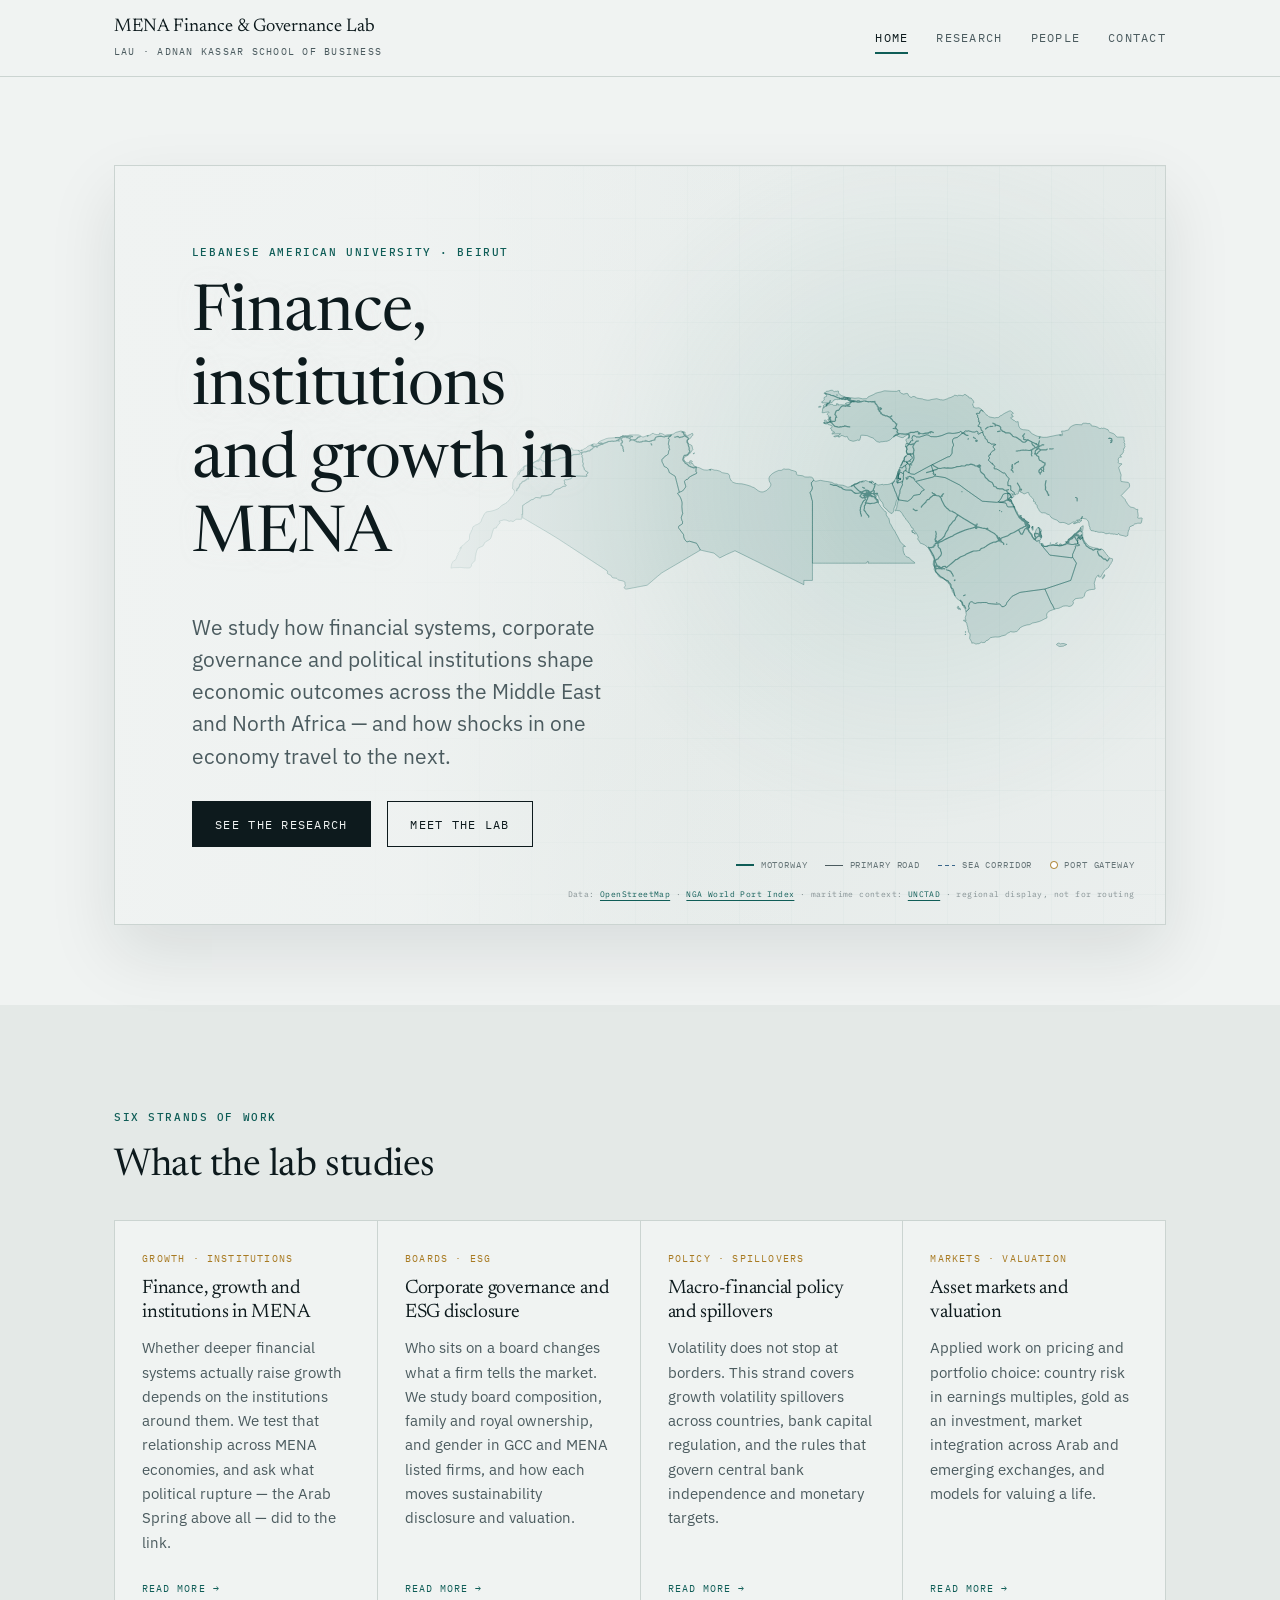
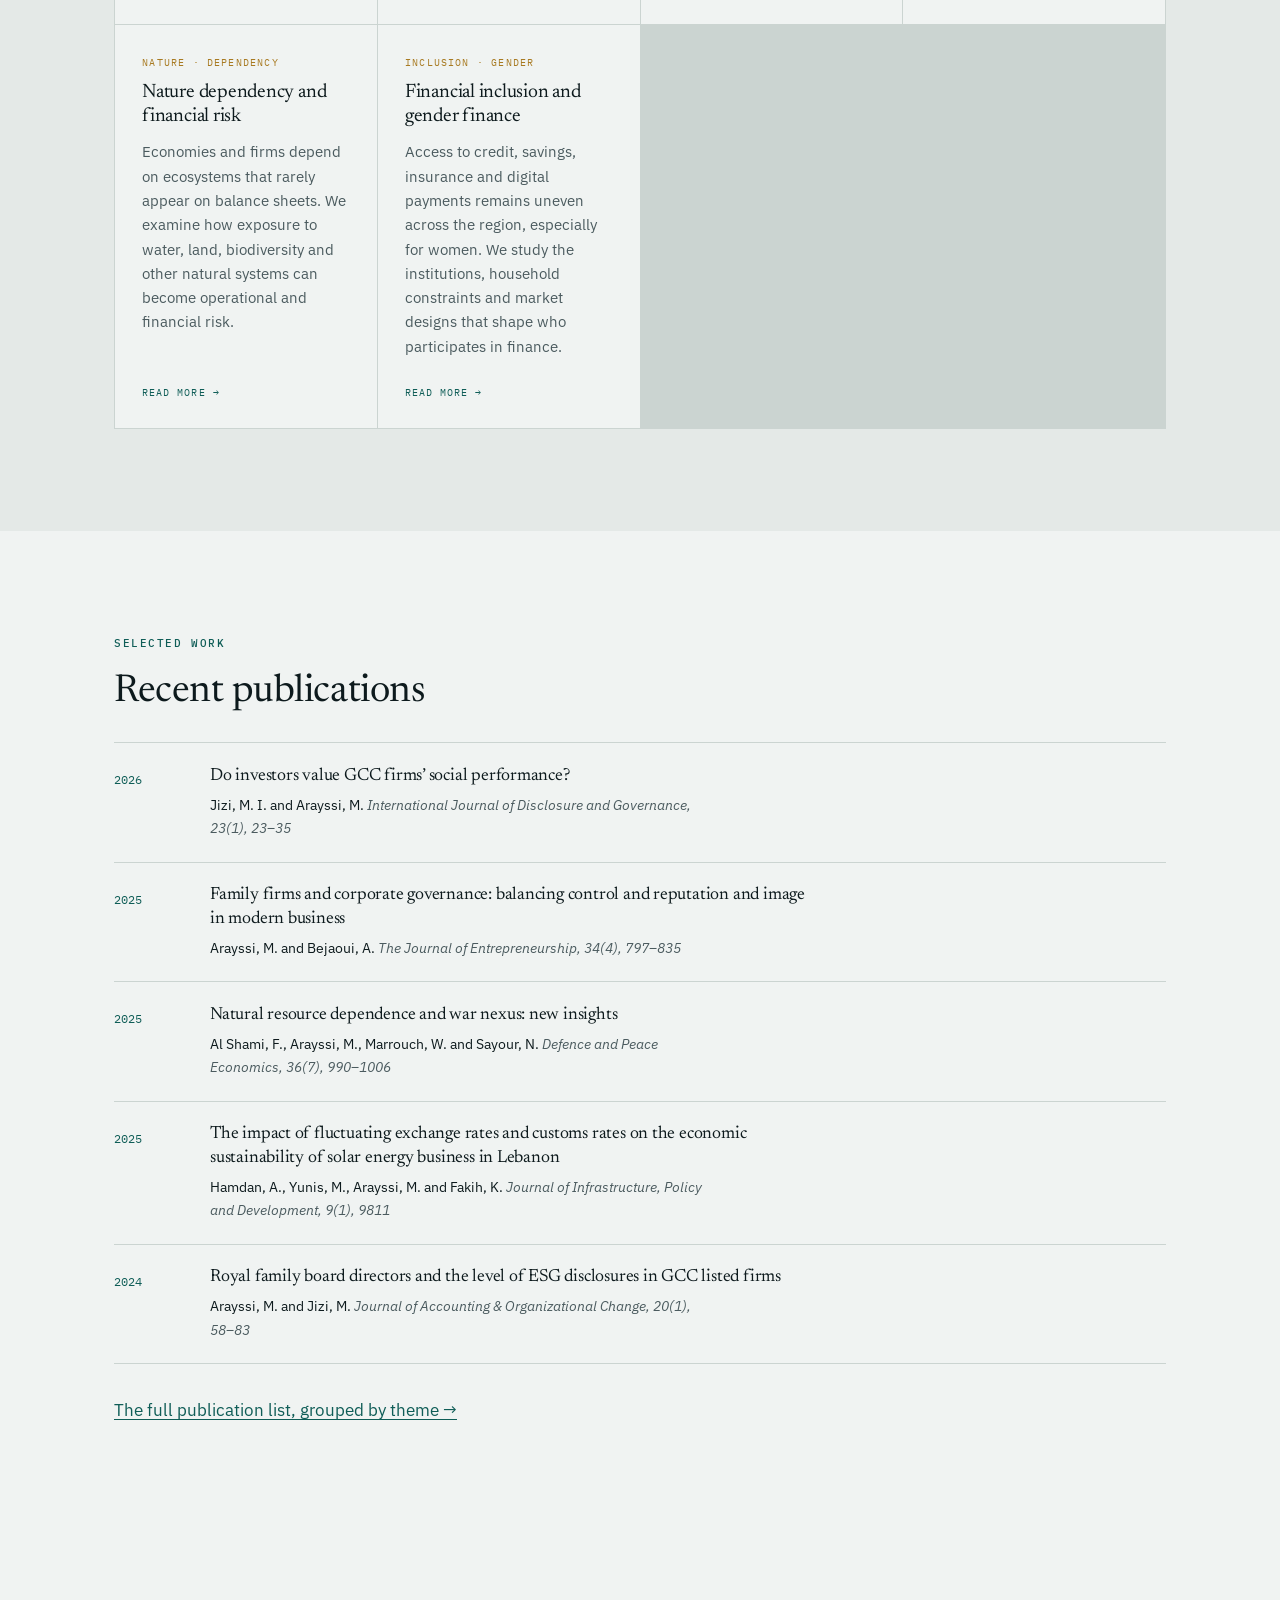
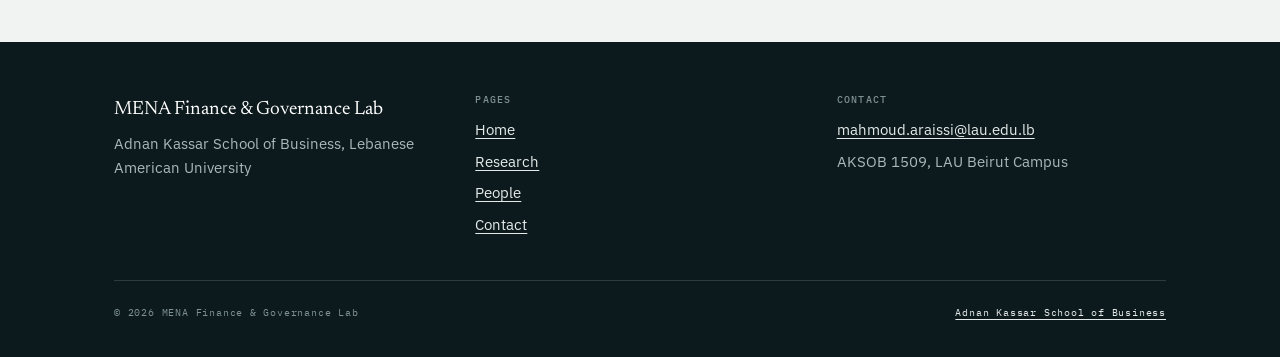
<file: index.html>
<!DOCTYPE html>
<html lang="en">
<head>
<meta charset="utf-8">
<meta name="viewport" content="width=device-width, initial-scale=1">
<title>MENA Finance &amp; Governance Lab — LAU</title>
<meta name="description" content="A research lab at the Adnan Kassar School of Business, Lebanese American University, studying financial development, corporate governance and growth across the Middle East and North Africa.">

<link rel="preconnect" href="https://fonts.googleapis.com">
<link rel="preconnect" href="https://fonts.gstatic.com" crossorigin>
<link href="https://fonts.googleapis.com/css2?family=IBM+Plex+Mono:wght@400;500&family=IBM+Plex+Sans:wght@400;500;600&family=Newsreader:opsz,wght@6..72,300;6..72,400;6..72,500&display=swap" rel="stylesheet">
  <link rel="stylesheet" href="assets/css/style.css?v=mena-logistics11">
</head>
<body>

<a class="skip" href="#main">Skip to content</a>

<div data-component="header"></div>

<main id="main">

  <!-- Hero -->
  <section class="hero">
    <div class="wrap">
      <div class="hero__card">
        <div class="mena-map" data-mena-map>
          <svg
            class="mena-map__svg"
            viewBox="0 0 1000 580"
            preserveAspectRatio="xMidYMid meet"
            role="group"
            aria-label="Interactive map of major roads, port gateways and maritime supply corridors across MENA"
          >
            <defs>
              <filter id="road-glow" x="-30%" y="-30%" width="160%" height="160%">
                <feGaussianBlur stdDeviation="1.8" result="blur"></feGaussianBlur>
                <feMerge>
                  <feMergeNode in="blur"></feMergeNode>
                  <feMergeNode in="SourceGraphic"></feMergeNode>
                </feMerge>
              </filter>
              <radialGradient id="road-reveal-gradient">
                <stop offset="0" stop-color="white"></stop>
                <stop offset="0.52" stop-color="white"></stop>
                <stop offset="0.78" stop-color="white" stop-opacity="0.76"></stop>
                <stop offset="1" stop-color="black"></stop>
              </radialGradient>
              <mask id="road-reveal-mask" maskUnits="userSpaceOnUse" x="0" y="0" width="1000" height="580">
                <rect width="1000" height="580" fill="black"></rect>
                <g data-road-reveal-mask></g>
              </mask>
            </defs>
            <g data-map-countries></g>
            <g data-map-roads aria-hidden="true"></g>
            <g data-map-maritime aria-hidden="true"></g>
            <g data-map-ports></g>
          </svg>

          <div class="mena-map__legend" aria-hidden="true">
            <span><i class="map-key map-key--motorway"></i>Motorway</span>
            <span><i class="map-key map-key--primary"></i>Primary road</span>
            <span><i class="map-key map-key--maritime"></i>Sea corridor</span>
            <span><i class="map-key map-key--port"></i>Port gateway</span>
          </div>

          <div class="mena-map__source">
            Data: <a href="https://www.openstreetmap.org/copyright" rel="noopener">OpenStreetMap</a>
            · <a href="https://msi.nga.mil/Publications/WPI" rel="noopener">NGA World Port Index</a>
            · maritime context: <a href="https://unctadstat.unctad.org/insights/theme/111" rel="noopener">UNCTAD</a>
            · regional display, not for routing
          </div>
        </div>

        <div class="hero__copy">
          <span class="eyebrow">Lebanese American University · Beirut</span>
          <h1>Finance, institutions and growth in MENA</h1>
        <p class="lede">
          We study how financial systems, corporate governance and political institutions
          shape economic outcomes across the Middle East and North Africa — and how
          shocks in one economy travel to the next.
        </p>
        <div class="hero__actions">
            <a class="btn btn--solid" href="research.html">See the research</a>
            <a class="btn" href="people.html">Meet the lab</a>
          </div>
        </div>
      </div>
    </div>
  </section>

  <!-- Research themes -->
  <section class="section section--sunk">
    <div class="wrap">
      <span class="eyebrow">Six strands of work</span>
      <h2 style="margin-bottom:2rem">What the lab studies</h2>
      <div class="themes" data-themes></div>
    </div>
  </section>

  <!-- Selected work -->
  <section class="section">
    <div class="wrap">
      <span class="eyebrow">Selected work</span>
      <h2 style="margin-bottom:1.75rem">Recent publications</h2>
      <ul class="pubs" data-featured></ul>
      <p style="margin-top:2rem">
        <a href="research.html">The full publication list, grouped by theme &rarr;</a>
      </p>
    </div>
  </section>

</main>

<div data-component="footer"></div>

<script src="assets/data/site.js?v=7"></script>
<script src="assets/data/research.js?v=8"></script>
<script src="assets/js/components.js?v=2"></script>
<script src="assets/js/main.js?v=31"></script>
</body>
</html>
</file>
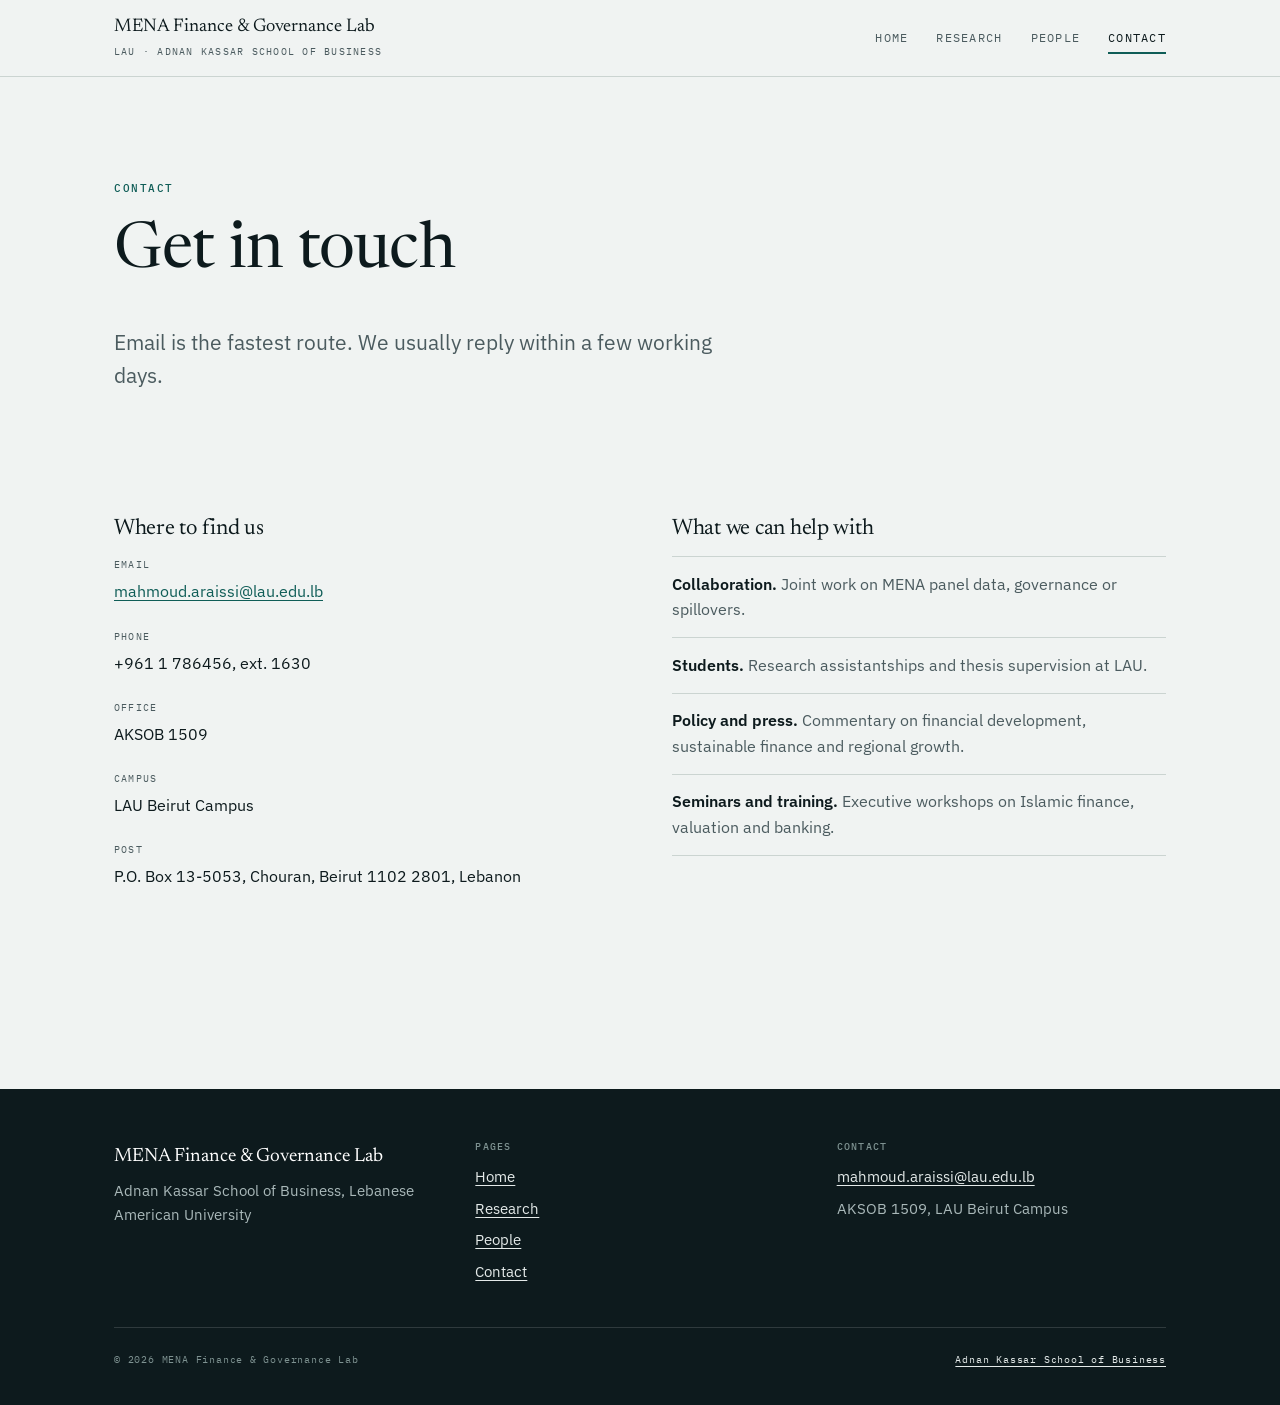
<file: contact.html>
<!DOCTYPE html>
<html lang="en">
<head>
<meta charset="utf-8">
<meta name="viewport" content="width=device-width, initial-scale=1">
<title>Contact — MENA Finance &amp; Governance Lab</title>
<meta name="description" content="Contact the MENA Finance and Governance Lab at LAU Beirut.">

<link rel="preconnect" href="https://fonts.googleapis.com">
<link rel="preconnect" href="https://fonts.gstatic.com" crossorigin>
<link href="https://fonts.googleapis.com/css2?family=IBM+Plex+Mono:wght@400;500&family=IBM+Plex+Sans:wght@400;500;600&family=Newsreader:opsz,wght@6..72,300;6..72,400;6..72,500&display=swap" rel="stylesheet">
<link rel="stylesheet" href="assets/css/style.css?v=look1-return">
</head>
<body>

<a class="skip" href="#main">Skip to content</a>

<div data-component="header"></div>

<main id="main">

  <section class="section">
    <div class="wrap">
      <span class="eyebrow">Contact</span>
      <h1 style="max-width:15ch">Get in touch</h1>
      <p class="lede" style="max-width:50ch">
        Email is the fastest route. We usually reply within a few working days.
      </p>
    </div>
  </section>

  <section class="section">
    <div class="wrap contact-grid">

      <div>
        <h2 style="font-size:1.4rem">Where to find us</h2>
        <dl class="dl" data-contact></dl>
      </div>

      <div>
        <h2 style="font-size:1.4rem">What we can help with</h2>
        <ul class="enquiries">
          <li><strong>Collaboration.</strong> Joint work on MENA panel data, governance or spillovers.</li>
          <li><strong>Students.</strong> Research assistantships and thesis supervision at LAU.</li>
          <li><strong>Policy and press.</strong> Commentary on financial development, sustainable finance and regional growth.</li>
          <li><strong>Seminars and training.</strong> Executive workshops on Islamic finance, valuation and banking.</li>
        </ul>
      </div>

    </div>
  </section>

</main>

<div data-component="footer"></div>

<script src="assets/data/site.js"></script>
<script src="assets/js/components.js?v=2"></script>
<script src="assets/js/main.js?v=31"></script>
</body>
</html>
</file>
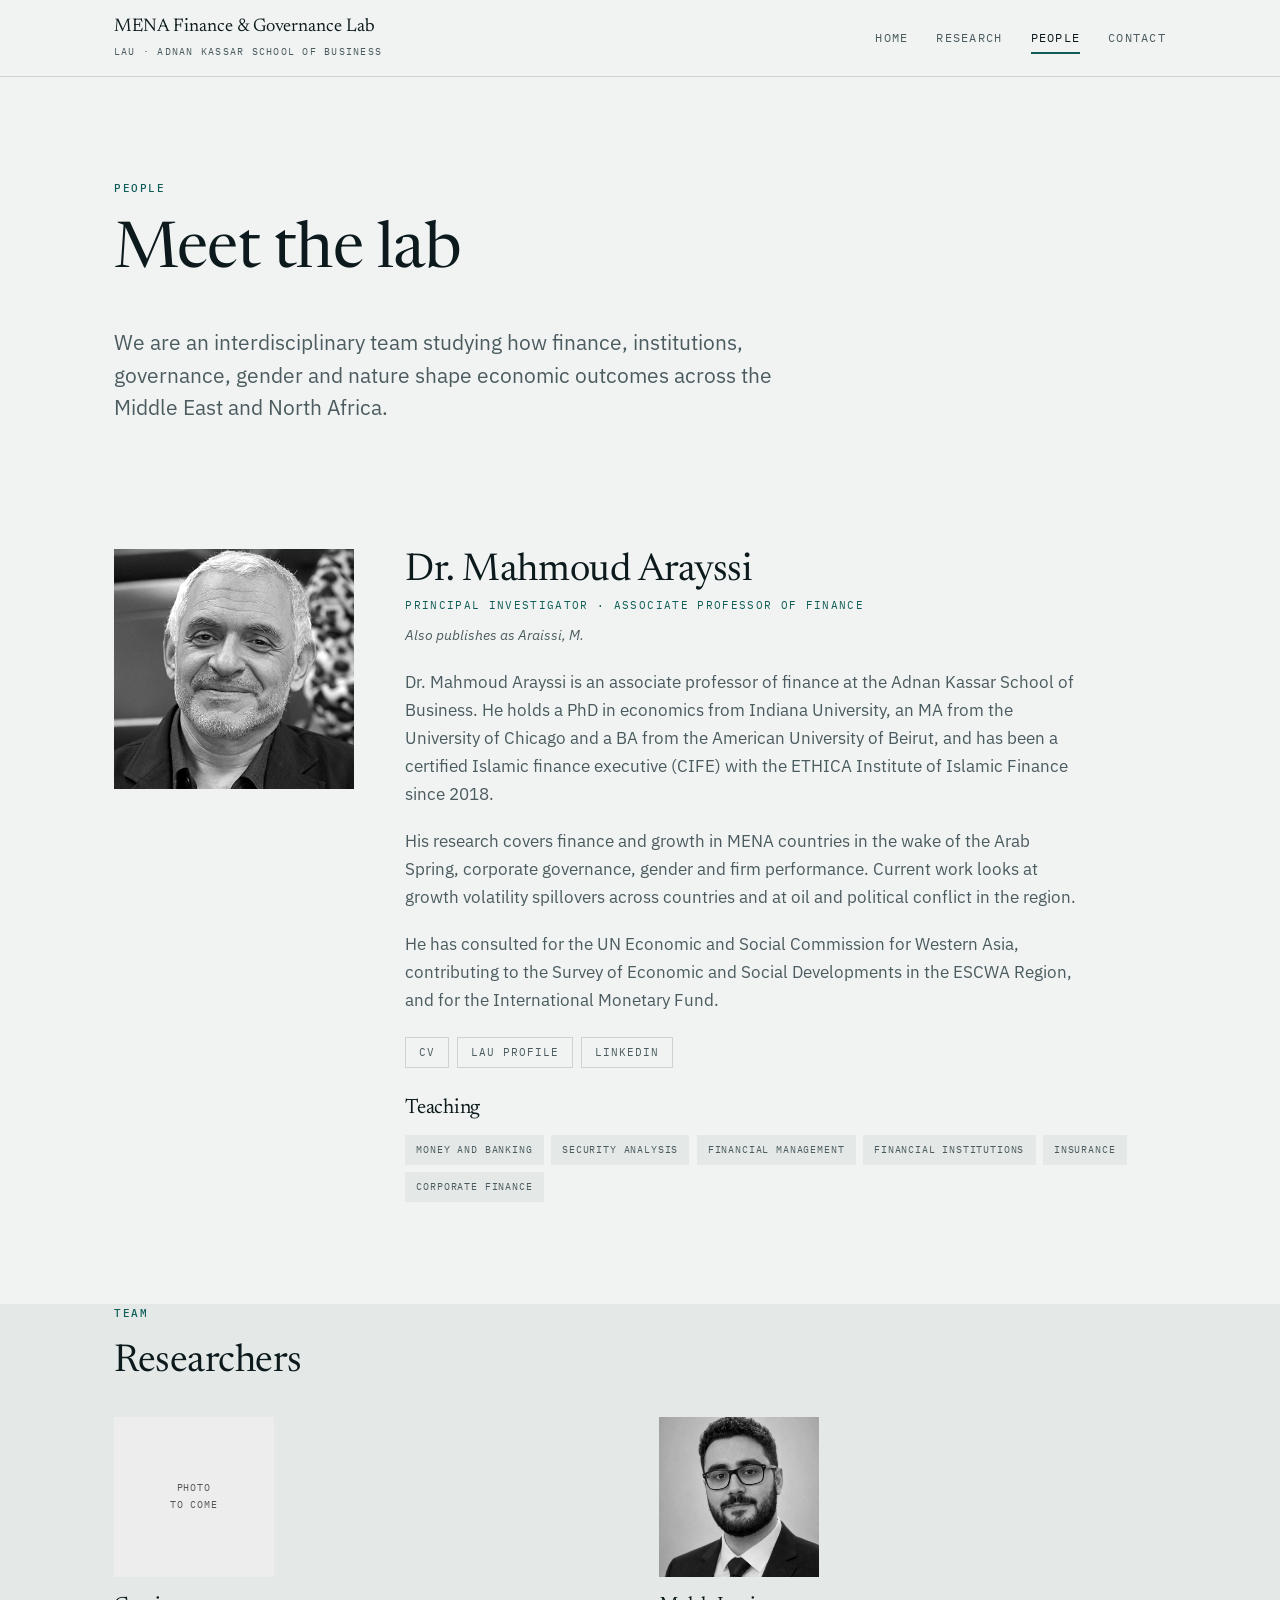
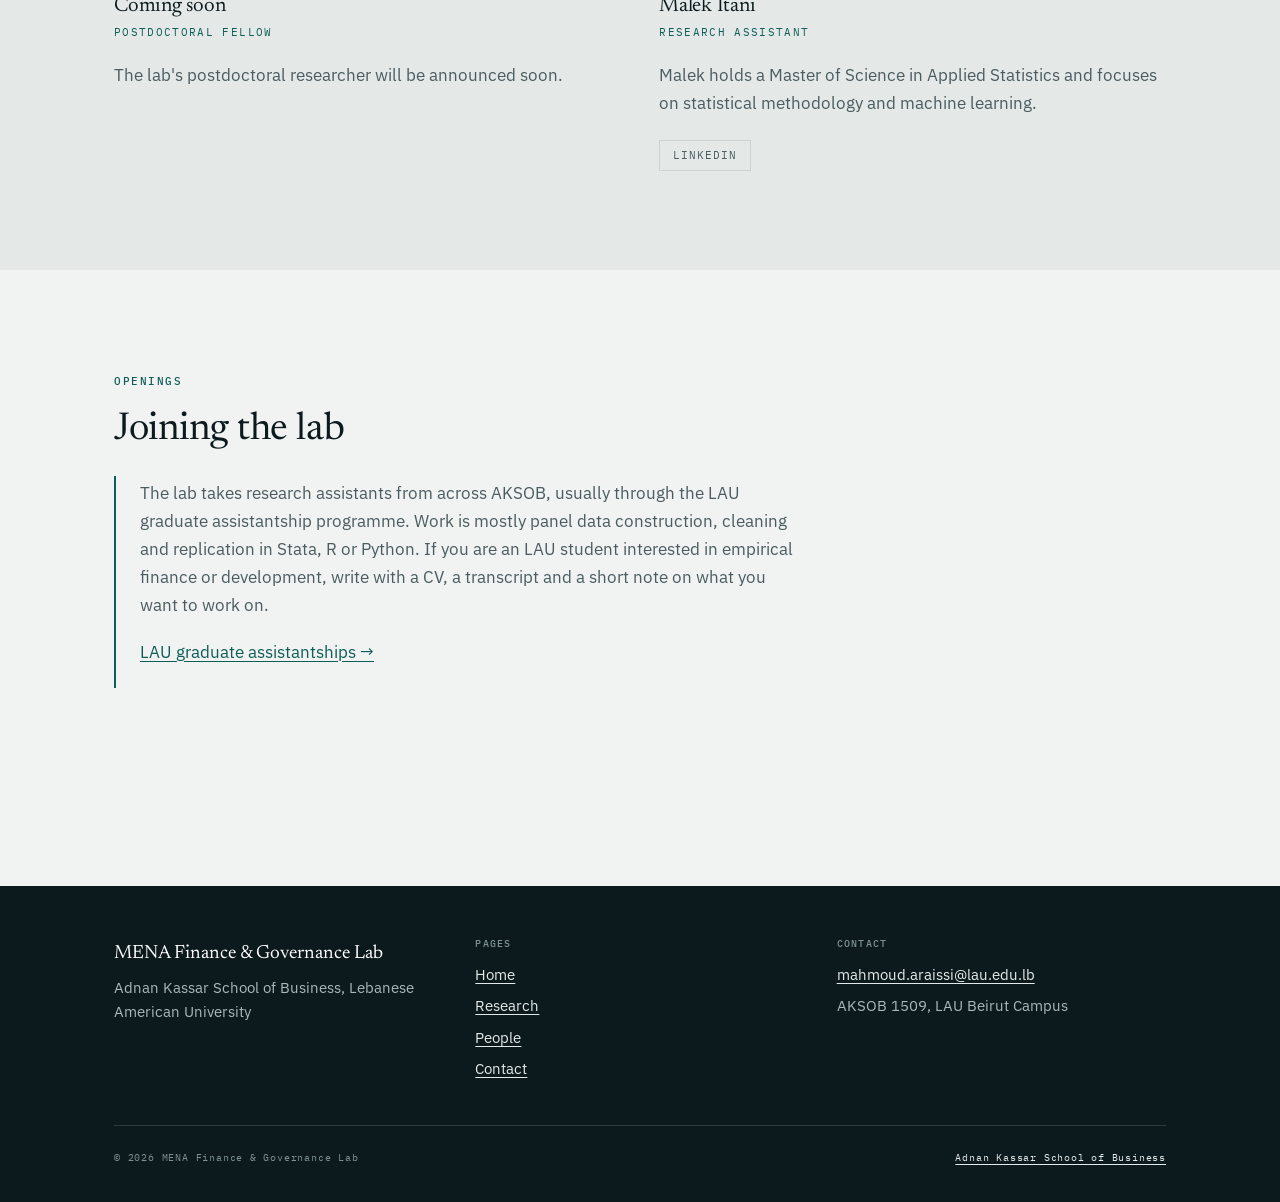
<file: people.html>
<!DOCTYPE html>
<html lang="en">
<head>
<meta charset="utf-8">
<meta name="viewport" content="width=device-width, initial-scale=1">
<title>People — MENA Finance &amp; Governance Lab</title>
<meta name="description" content="The people behind the MENA Finance and Governance Lab at LAU's Adnan Kassar School of Business.">

<link rel="preconnect" href="https://fonts.googleapis.com">
<link rel="preconnect" href="https://fonts.gstatic.com" crossorigin>
<link href="https://fonts.googleapis.com/css2?family=IBM+Plex+Mono:wght@400;500&family=IBM+Plex+Sans:wght@400;500;600&family=Newsreader:opsz,wght@6..72,300;6..72,400;6..72,500&display=swap" rel="stylesheet">
<link rel="stylesheet" href="assets/css/style.css?v=look1-return">
</head>
<body>

<a class="skip" href="#main">Skip to content</a>

<div data-component="header"></div>

<main id="main">

  <section class="section">
    <div class="wrap">
      <span class="eyebrow">People</span>
      <h1 style="max-width:16ch">Meet the lab</h1>
      <p class="lede" style="max-width:52ch">
        We are an interdisciplinary team studying how finance, institutions,
        governance, gender and nature shape economic outcomes across the Middle
        East and North Africa.
      </p>
    </div>
  </section>

  <section class="section">
    <div class="wrap pi" data-pi></div>
  </section>

  <section class="section section--sunk">
    <div class="wrap">
      <span class="eyebrow">Team</span>
      <h2 style="margin-bottom:2rem">Researchers</h2>
      <div class="team" data-team></div>
    </div>
  </section>

  <section class="section">
    <div class="wrap" data-joining></div>
  </section>

</main>

<div data-component="footer"></div>

<script src="assets/data/site.js"></script>
<script src="assets/data/people.js?v=pi5"></script>
<script src="assets/js/components.js?v=2"></script>
<script src="assets/js/main.js?v=31"></script>
</body>
</html>
</file>
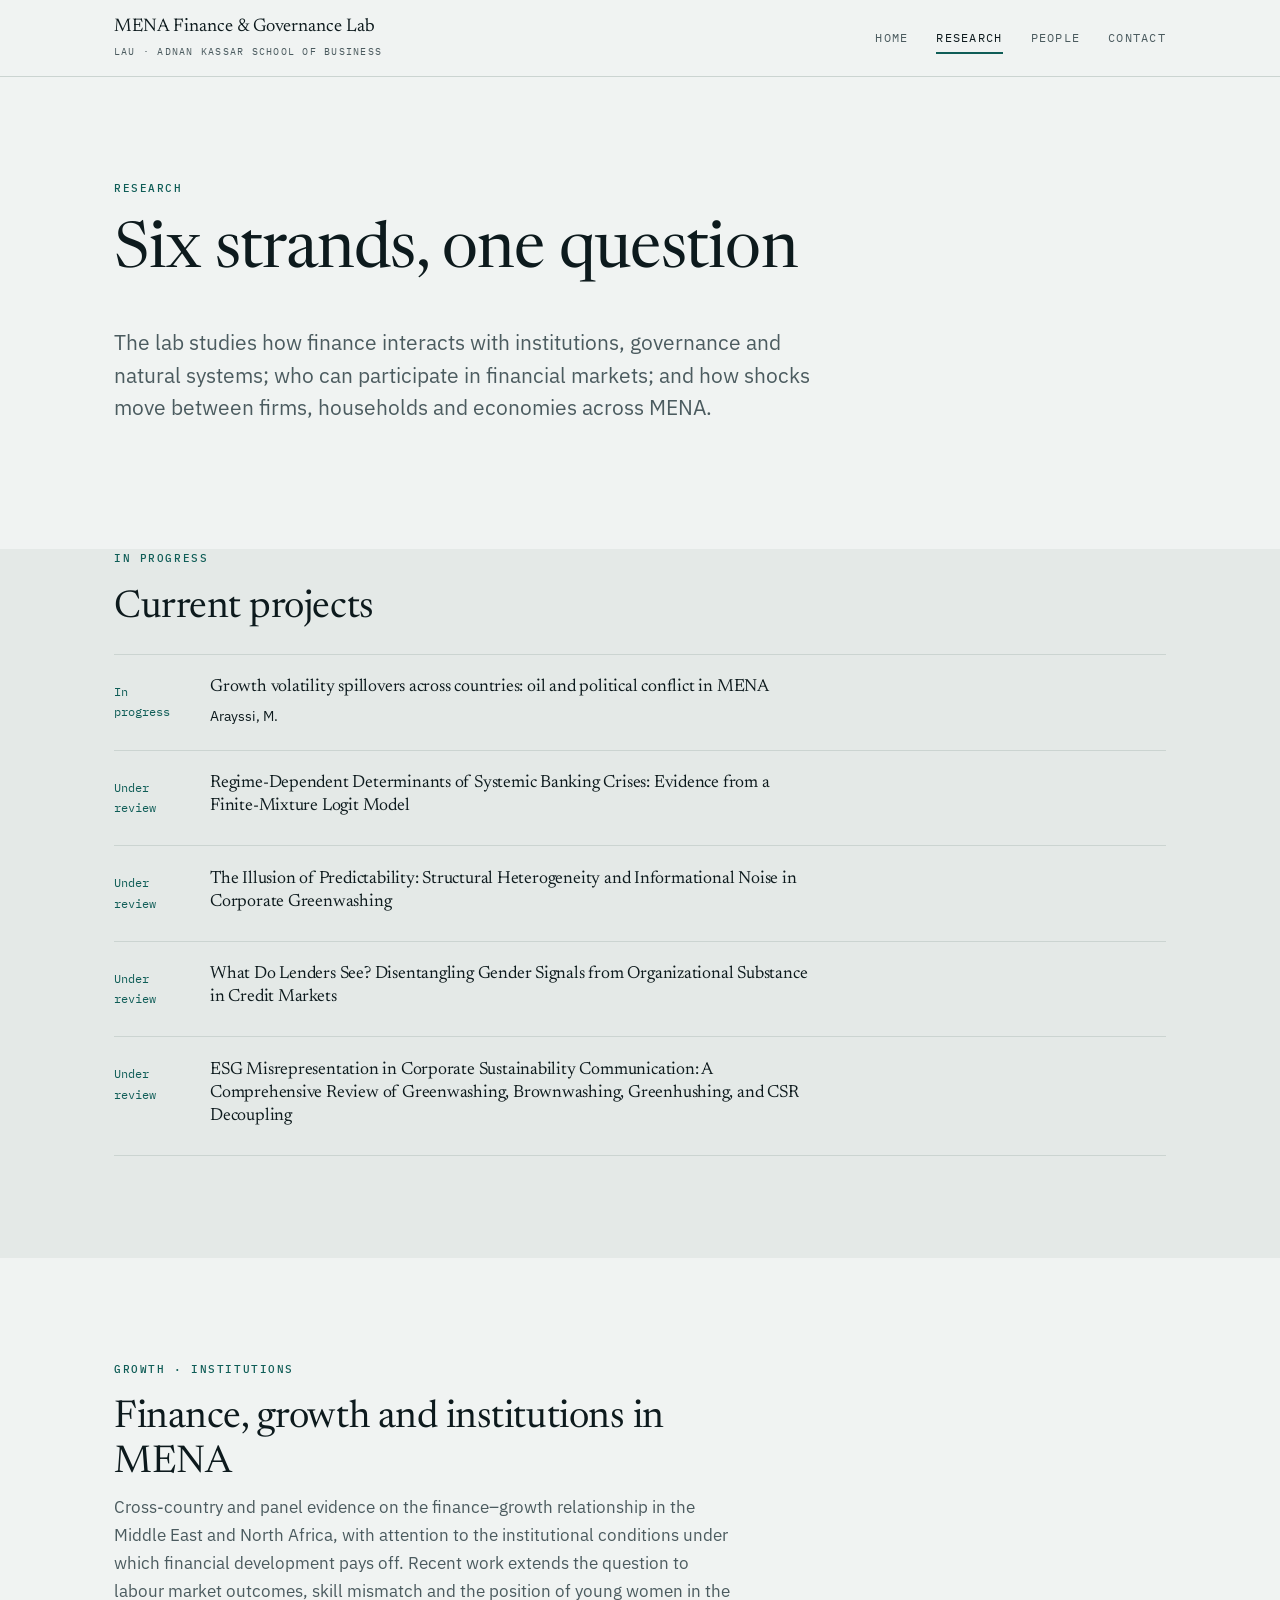
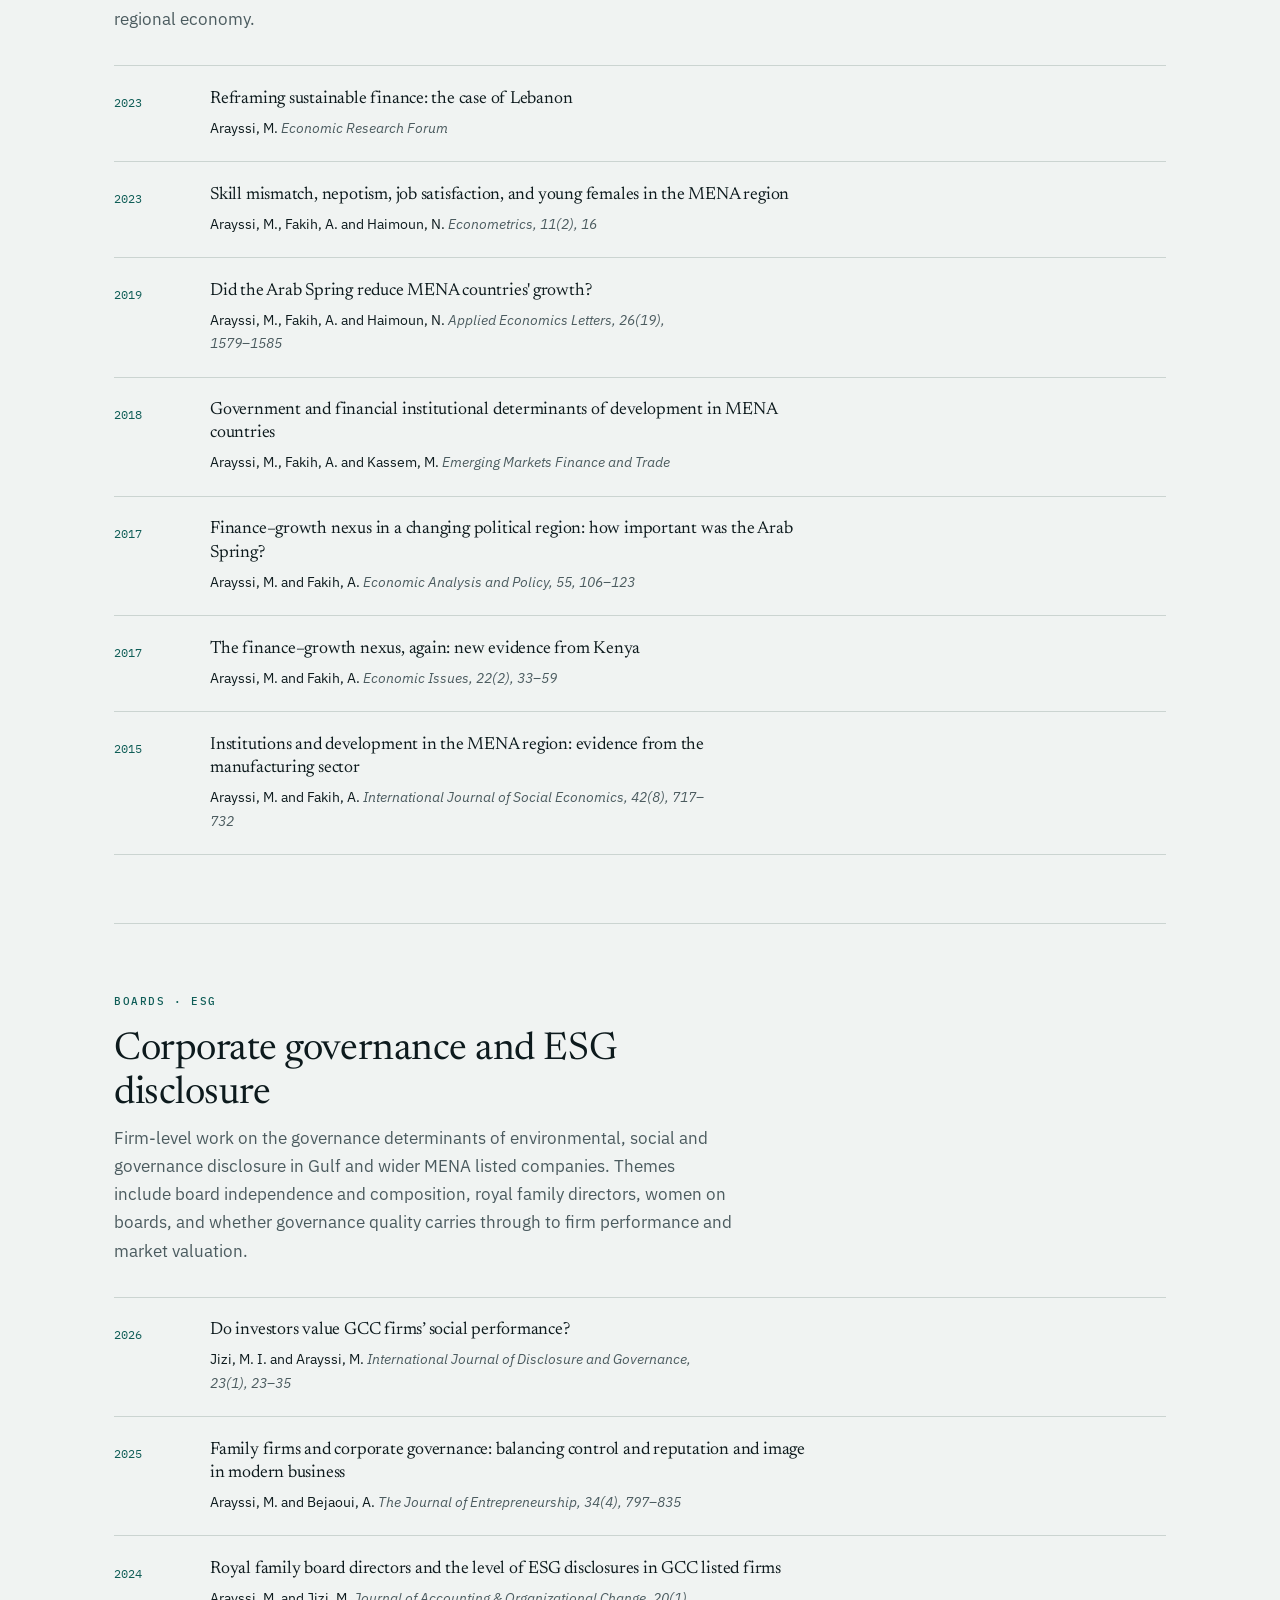
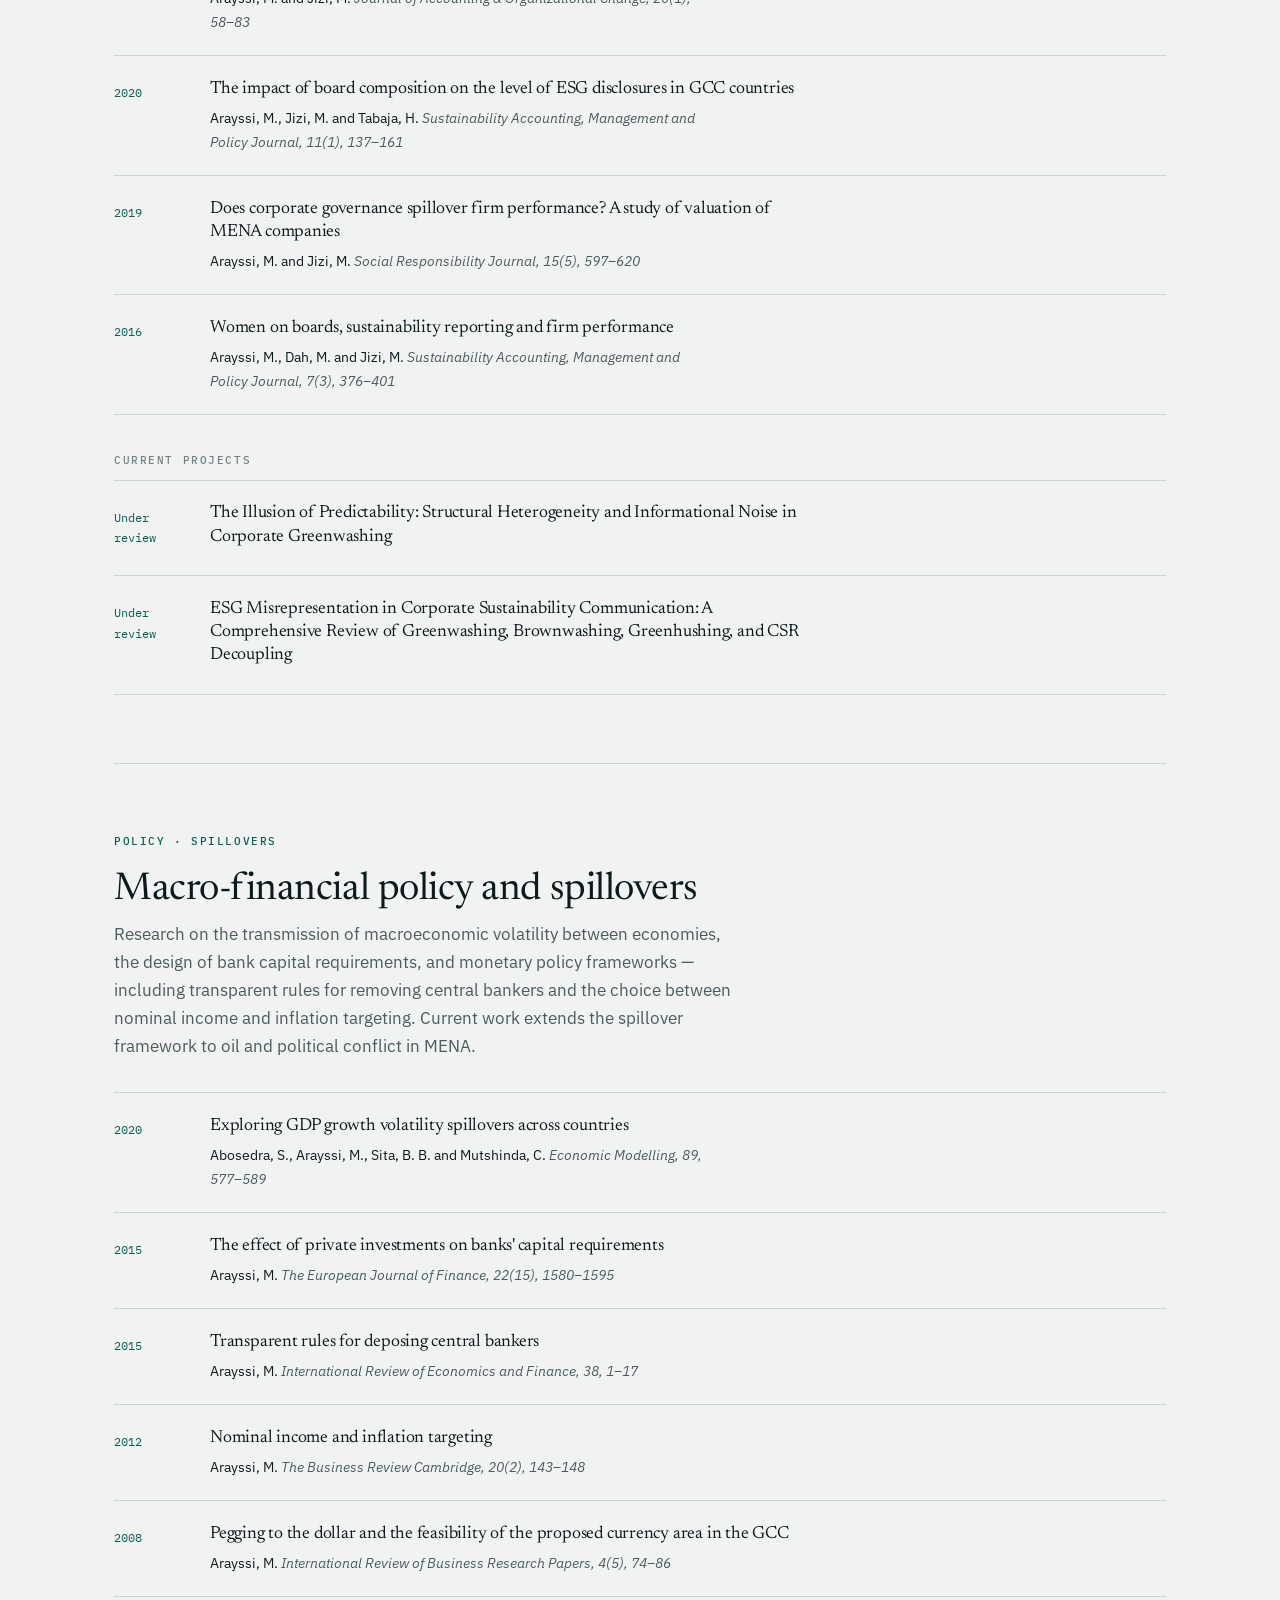
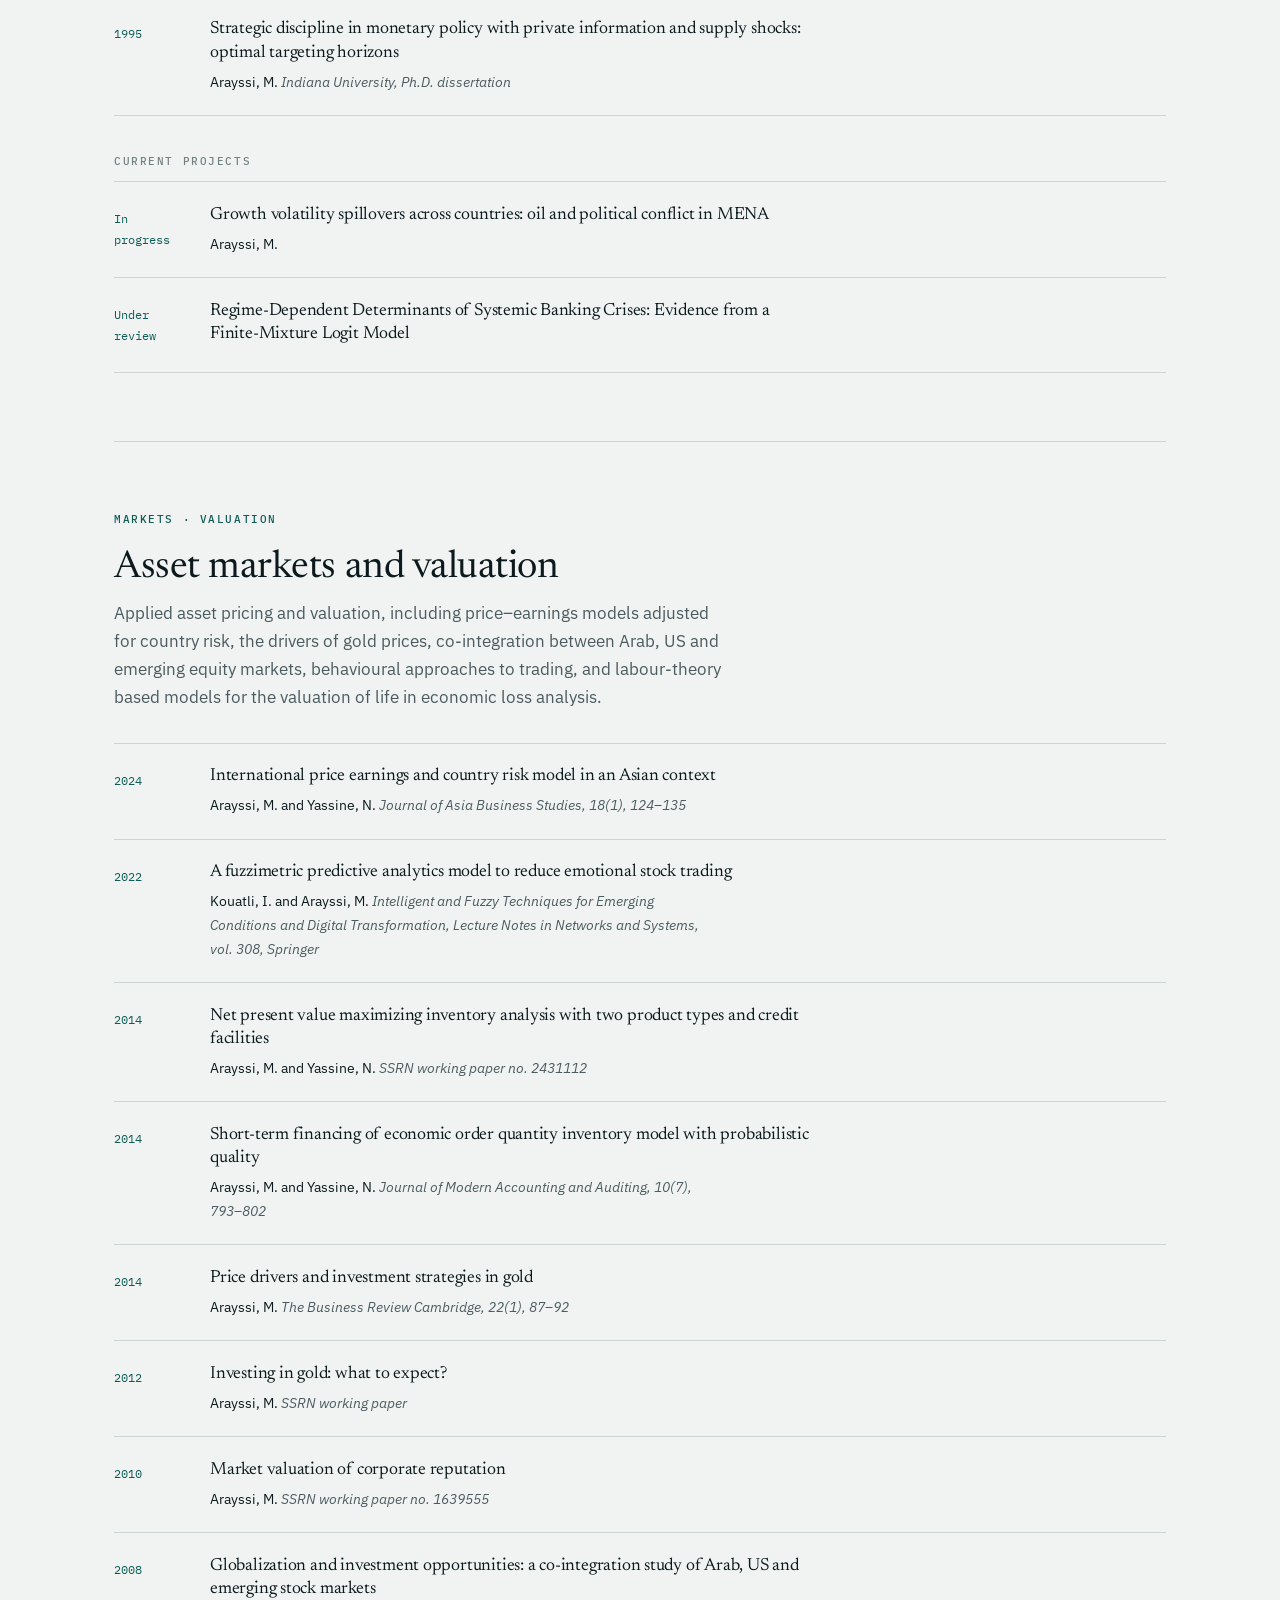
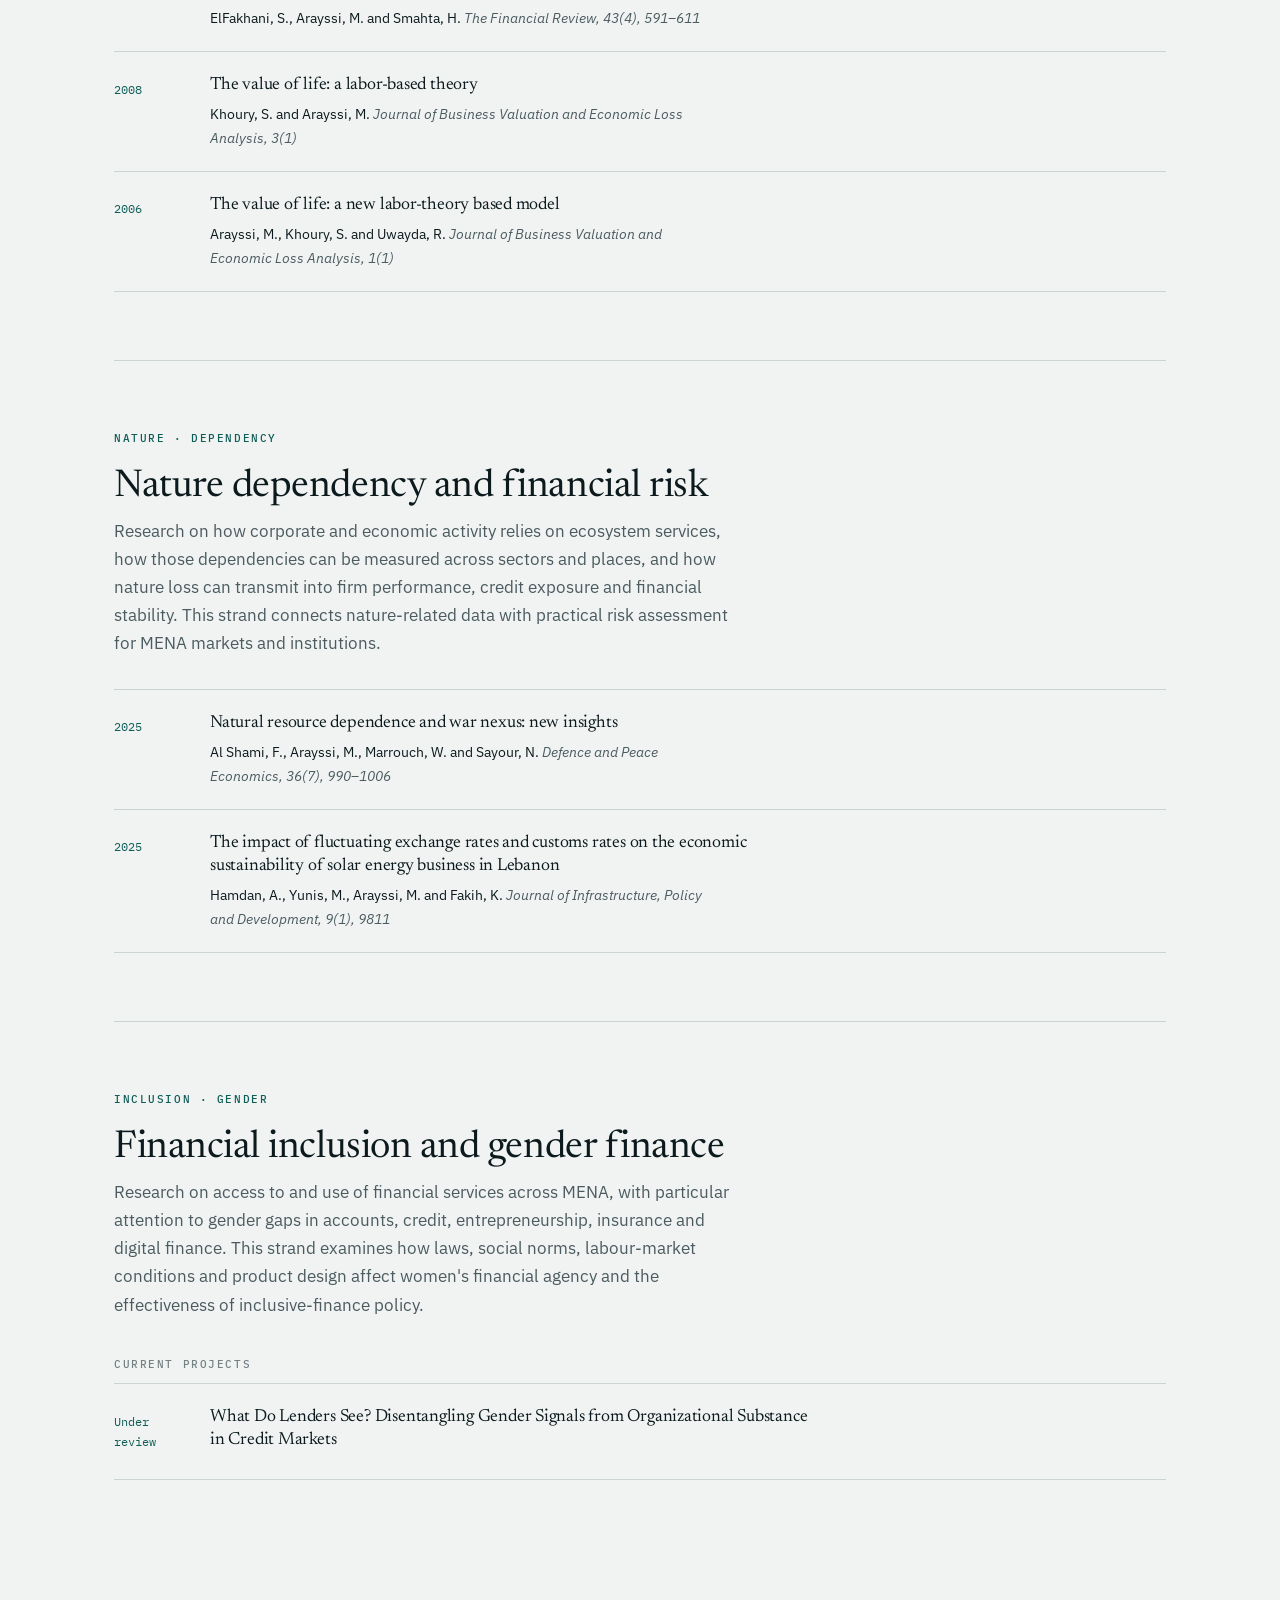
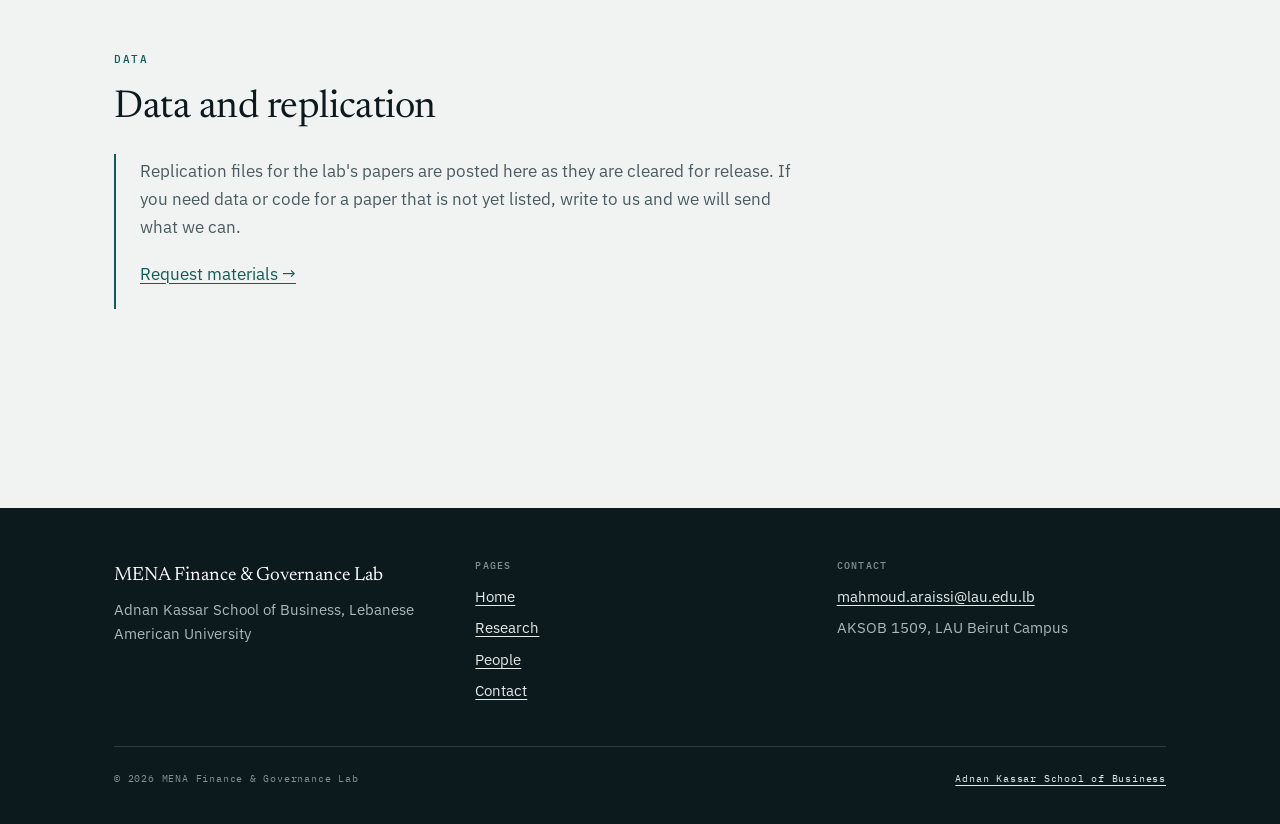
<file: research.html>
<!DOCTYPE html>
<html lang="en">
<head>
<meta charset="utf-8">
<meta name="viewport" content="width=device-width, initial-scale=1">
<title>Research — MENA Finance &amp; Governance Lab</title>
<meta name="description" content="Research on financial development and growth in MENA, corporate governance, nature-related risk, financial inclusion, gender finance, macro-financial spillovers, and asset valuation.">

<link rel="preconnect" href="https://fonts.googleapis.com">
<link rel="preconnect" href="https://fonts.gstatic.com" crossorigin>
<link href="https://fonts.googleapis.com/css2?family=IBM+Plex+Mono:wght@400;500&family=IBM+Plex+Sans:wght@400;500;600&family=Newsreader:opsz,wght@6..72,300;6..72,400;6..72,500&display=swap" rel="stylesheet">
<link rel="stylesheet" href="assets/css/style.css?v=projects1">
</head>
<body>

<a class="skip" href="#main">Skip to content</a>

<div data-component="header"></div>

<main id="main">

  <section class="section">
    <div class="wrap">
      <span class="eyebrow">Research</span>
      <h1 style="max-width:18ch">Six strands, one question</h1>
      <p class="lede" style="max-width:56ch">
        The lab studies how finance interacts with institutions, governance and
        natural systems; who can participate in financial markets; and how shocks
        move between firms, households and economies across MENA.
      </p>
    </div>
  </section>

  <!-- Work in progress -->
  <section class="section section--sunk" data-working-section>
    <div class="wrap">
      <span class="eyebrow">In progress</span>
      <h2 style="margin-bottom:1.5rem">Current projects</h2>
      <ul class="pubs" data-working></ul>
    </div>
  </section>

  <!-- Published work, grouped by theme -->
  <section class="section">
    <div class="wrap" data-strands></div>
  </section>

  <!-- Data and replication -->
  <section class="section">
    <div class="wrap">
      <span class="eyebrow">Data</span>
      <h2>Data and replication</h2>
      <div class="callout">
        <p>
          Replication files for the lab's papers are posted here as they are cleared
          for release. If you need data or code for a paper that is not yet listed,
          write to us and we will send what we can.
        </p>
        <p><a href="contact.html">Request materials &rarr;</a></p>
      </div>
    </div>
  </section>

</main>

<div data-component="footer"></div>

<script src="assets/data/site.js"></script>
<script src="assets/data/research.js?v=8"></script>
<script src="assets/js/components.js?v=2"></script>
<script src="assets/js/main.js?v=31"></script>
</body>
</html>
</file>
<file: assets/css/style.css>
/* ===========================================================================
   MENA Finance & Governance Lab
   Design tokens live at the top. Change a value here and it propagates.
   =========================================================================== */

/* Palette archive --------------------------------------------------------
   Active palette: LOOK #1 — Institutional Teal

   LOOK #2 — Cedar & Limestone
   paper #F5F1E8 · paper-sunk #E8E2D5 · ink #17201D · slate #4F5B55
   rule #CEC8BA · cedar #245A45 · sage #91AA96 · terracotta #B56E3B

   LOOK #2 remains here for an exact rollback if we want to revisit it. */
:root {
  /* Colour --------------------------------------------------------------- */
  --paper:         #F0F3F2;   /* cool off-white page background                */
  --paper-sunk:    #E4E9E7;   /* recessed panels                                */
  --paper-bright:  #FFFFFF;   /* hover and lifted surfaces                      */
  --ink:           #0D1A1D;   /* headings and dark sections                     */
  --slate:         #4B5B5F;   /* body text                                      */
  --rule:          #CBD4D1;   /* hairlines                                      */
  --teal:          #0F5D57;   /* primary accent                                 */
  --teal-soft:     #7FB0AA;   /* flow lines and quiet accents                  */
  --gold:          #A87A22;   /* secondary accent                               */
  --footer-text:   #A9B8B9;
  --footer-link:   #E4EAE9;
  --footer-muted:  #7E9291;

  /* Type ----------------------------------------------------------------- */
  --display: "Newsreader", Georgia, "Times New Roman", serif;
  --body:    "IBM Plex Sans", -apple-system, BlinkMacSystemFont, "Segoe UI", sans-serif;
  --mono:    "IBM Plex Mono", ui-monospace, "SF Mono", Menlo, monospace;

  /* Layout --------------------------------------------------------------- */
  --measure: 68ch;
  --gutter:  clamp(1.25rem, 5vw, 4rem);
  --maxw:    1180px;
}

/* Reset ------------------------------------------------------------------ */
*, *::before, *::after { box-sizing: border-box; }

html { -webkit-text-size-adjust: 100%; scroll-behavior: smooth; }

@media (prefers-reduced-motion: reduce) {
  html { scroll-behavior: auto; }
  *, *::before, *::after {
    animation-duration: 0.01ms !important;
    animation-iteration-count: 1 !important;
    transition-duration: 0.01ms !important;
  }
}

body {
  margin: 0;
  background: var(--paper);
  color: var(--slate);
  font-family: var(--body);
  font-size: 1.0625rem;
  line-height: 1.65;
  -webkit-font-smoothing: antialiased;
}

img { max-width: 100%; display: block; }

a { color: var(--teal); text-decoration-thickness: 1px; text-underline-offset: 3px; }
a:hover { color: var(--ink); }

:focus-visible {
  outline: 2px solid var(--teal);
  outline-offset: 3px;
  border-radius: 2px;
}

/* Typography ------------------------------------------------------------- */
h1, h2, h3, h4 {
  font-family: var(--display);
  color: var(--ink);
  font-weight: 400;
  line-height: 1.15;
  letter-spacing: -0.012em;
  margin: 0 0 0.6em;
}

h1 { font-size: clamp(2.4rem, 5.4vw, 4rem); }
h2 { font-size: clamp(1.7rem, 3vw, 2.4rem); }
h3 { font-size: 1.3rem; line-height: 1.25; }

p { margin: 0 0 1.1em; max-width: var(--measure); }

.lede {
  font-size: clamp(1.1rem, 1.9vw, 1.3rem);
  line-height: 1.55;
  color: var(--slate);
}

/* The mono label is the site's structural device. It always names a category,
   never a decoration. */
.eyebrow {
  font-family: var(--mono);
  font-size: 0.7rem;
  font-weight: 500;
  letter-spacing: 0.14em;
  text-transform: uppercase;
  color: var(--teal);
  margin: 0 0 1.1rem;
  display: block;
}
.eyebrow--muted { color: var(--slate); opacity: 0.75; }

/* Layout ----------------------------------------------------------------- */
.wrap {
  max-width: var(--maxw);
  margin-inline: auto;
  padding-inline: var(--gutter);
}

.section { padding-block: clamp(3.5rem, 8vw, 6.5rem); }
.section + .section { padding-top: 0; }
.section--sunk { background: var(--paper-sunk); }
.section--sunk + .section { padding-top: clamp(3.5rem, 8vw, 6.5rem); }

.rule { border: 0; border-top: 1px solid var(--rule); margin: 0; }

/* Skip link -------------------------------------------------------------- */
.skip {
  position: absolute;
  left: -9999px;
  background: var(--ink);
  color: var(--paper);
  padding: 0.7rem 1.1rem;
  z-index: 100;
}
.skip:focus { left: 1rem; top: 1rem; }

/* Header ----------------------------------------------------------------- */
.masthead {
  border-bottom: 1px solid var(--rule);
  background: var(--paper);
  position: sticky;
  top: 0;
  z-index: 50;
}

.masthead__inner {
  display: flex;
  align-items: center;
  justify-content: space-between;
  gap: 1.5rem;
  padding-block: 1rem;
  flex-wrap: wrap;
}

.brand { text-decoration: none; display: block; }
.brand__name {
  font-family: var(--display);
  font-size: 1.15rem;
  color: var(--ink);
  line-height: 1.2;
}
.brand__sub {
  font-family: var(--mono);
  font-size: 0.65rem;
  letter-spacing: 0.12em;
  text-transform: uppercase;
  color: var(--slate);
  margin-top: 0.3rem;
}

.nav { display: flex; gap: 1.75rem; }
.nav a {
  font-family: var(--mono);
  font-size: 0.72rem;
  letter-spacing: 0.11em;
  text-transform: uppercase;
  color: var(--slate);
  text-decoration: none;
  padding-block: 0.35rem;
  border-bottom: 2px solid transparent;
}
.nav a:hover { color: var(--ink); }
.nav a[aria-current="page"] { color: var(--ink); border-bottom-color: var(--teal); }

/* Hero ------------------------------------------------------------------- */
.hero { padding-block: clamp(3rem, 7vw, 5.5rem) clamp(3rem, 7vw, 5rem); }

.hero__card {
  position: relative;
  min-height: clamp(560px, 52vw, 640px);
  overflow: hidden;
  isolation: isolate;
  display: flex;
  align-items: center;
  background:
    radial-gradient(circle at 76% 42%, rgba(127, 176, 170, 0.2), transparent 38%),
    linear-gradient(145deg, #EDF1F0 0%, #E4EAE8 62%, #EBEFEE 100%);
  border: 1px solid var(--rule);
  box-shadow: 0 28px 64px rgba(13, 26, 29, 0.1);
}

.hero__card::after {
  content: "";
  position: absolute;
  inset: 0;
  z-index: 2;
  pointer-events: none;
  opacity: 0.34;
  background-image:
    linear-gradient(rgba(15, 93, 87, 0.07) 1px, transparent 1px),
    linear-gradient(90deg, rgba(15, 93, 87, 0.06) 1px, transparent 1px);
  background-size: 52px 52px;
  -webkit-mask-image: linear-gradient(90deg, transparent 15%, #000 60%, #000);
  mask-image: linear-gradient(90deg, transparent 15%, #000 60%, #000);
}

.hero__copy {
  position: relative;
  z-index: 4;
  width: min(55%, 610px);
  padding: clamp(2.75rem, 6vw, 5rem);
  pointer-events: none;
}
.hero__copy a { pointer-events: auto; }
.hero__copy .eyebrow { color: var(--teal); }
.hero h1 {
  max-width: 13ch;
  color: var(--ink);
  font-size: clamp(2.65rem, 5vw, 4.45rem);
  text-shadow: 0 2px 24px rgba(240, 243, 242, 0.88);
}
.hero .lede { max-width: 43ch; color: var(--slate); }

.hero__actions { display: flex; gap: 1rem; flex-wrap: wrap; margin-top: 1.75rem; }

/* Buttons ---------------------------------------------------------------- */
.btn {
  font-family: var(--mono);
  font-size: 0.72rem;
  letter-spacing: 0.11em;
  text-transform: uppercase;
  text-decoration: none;
  padding: 0.8rem 1.4rem;
  border: 1px solid var(--ink);
  color: var(--ink);
  transition: background-color 0.18s ease, color 0.18s ease;
}
.btn:hover { background: var(--ink); color: var(--paper); }
.btn--solid { background: var(--ink); color: var(--paper); }
.btn--solid:hover { background: var(--teal); border-color: var(--teal); color: #fff; }

/* Signature: interactive regional connection map ------------------------ */
.mena-map {
  position: absolute;
  inset: 0;
  z-index: 1;
  overflow: hidden;
  touch-action: pan-y;
}

.mena-map::before {
  content: "";
  position: absolute;
  inset: 0;
  z-index: 2;
  pointer-events: none;
  background: linear-gradient(90deg, rgba(240, 243, 242, 0.97) 0%, rgba(240, 243, 242, 0.84) 28%, rgba(240, 243, 242, 0.38) 43%, rgba(240, 243, 242, 0.08) 55%, transparent 70%);
}

.mena-map__svg {
  position: absolute;
  inset: 0;
  z-index: 1;
  width: 100%;
  height: 100%;
  opacity: 0;
  transition: opacity 500ms ease;
}
.mena-map--ready .mena-map__svg { opacity: 1; }

.map-country {
  fill: rgba(15, 93, 87, 0.12);
  stroke: rgba(15, 93, 87, 0.44);
  stroke-width: 0.8;
  vector-effect: non-scaling-stroke;
  cursor: crosshair;
  transition: fill 180ms ease, stroke 180ms ease, opacity 180ms ease;
}
.map-country:hover {
  fill: rgba(15, 93, 87, 0.2);
  stroke: rgba(15, 93, 87, 0.72);
}
.map-country.is-active {
  animation: country-illuminate 1.35s 420ms cubic-bezier(0.2, 0.72, 0.2, 1) both;
}

.map-road {
  fill: none;
  stroke: rgba(75, 91, 95, 0.4);
  stroke-width: 0.66;
  stroke-linecap: round;
  stroke-linejoin: round;
  opacity: 0;
  vector-effect: non-scaling-stroke;
  pointer-events: none;
  transition: opacity 180ms ease, stroke 180ms ease, stroke-width 180ms ease;
}
.map-road--motorway {
  stroke: rgba(15, 93, 87, 0.82);
  stroke-width: 1.15;
  opacity: 0.7;
}
.map-road--trunk {
  stroke: rgba(40, 105, 101, 0.65);
  stroke-width: 0.86;
  opacity: 0;
}
.map-road--primary {
  stroke: rgba(75, 91, 95, 0.42);
  stroke-width: 0.58;
  opacity: 0;
}
.map-maritime {
  fill: none;
  stroke: rgba(57, 102, 138, 0.68);
  stroke-width: 0.9;
  stroke-dasharray: 4 5;
  stroke-linecap: round;
  vector-effect: non-scaling-stroke;
  pointer-events: none;
  opacity: 0;
  animation: maritime-flow 8s linear infinite;
  transition: opacity 180ms ease, stroke 180ms ease, stroke-width 180ms ease;
}
.map-port {
  fill: var(--paper-bright);
  stroke: var(--gold);
  stroke-width: 1.15;
  vector-effect: non-scaling-stroke;
  pointer-events: none;
  opacity: 0;
  transition: opacity 180ms ease, stroke-width 180ms ease;
}
.mena-map--country-focus .map-road--motorway { opacity: 0.7; }
.mena-map--country-focus .map-road--trunk,
.mena-map--country-focus .map-road--primary,
.mena-map--country-focus .map-maritime,
.mena-map--country-focus .map-port { opacity: 0; }
.mena-map--country-focus .map-road--motorway.is-active {
  stroke: rgba(10, 113, 103, 0.98);
  stroke-width: 1.5;
  filter: url(#road-glow);
  animation: main-road-emphasis 720ms 260ms cubic-bezier(0.2, 0.72, 0.2, 1) both;
}
.mena-map--country-focus .map-road--trunk.is-active {
  stroke: rgba(33, 130, 119, 0.94);
  stroke-width: 1.15;
  filter: url(#road-glow);
  mask: url(#road-reveal-mask);
  animation: road-illuminate 1.05s 180ms cubic-bezier(0.2, 0.72, 0.2, 1) both;
}
.mena-map--country-focus .map-road--primary.is-active {
  stroke: rgba(84, 145, 135, 0.88);
  stroke-width: 0.86;
  filter: url(#road-glow);
  mask: url(#road-reveal-mask);
  animation: road-illuminate 1.25s 360ms cubic-bezier(0.2, 0.72, 0.2, 1) both;
}
.mena-map--country-focus .map-maritime.is-active {
  stroke: rgba(45, 89, 126, 0.92);
  stroke-width: 1.35;
  animation: corridor-arrive 900ms 240ms ease-out both, maritime-flow 8s linear infinite;
}
.mena-map--country-focus .map-port.is-active {
  stroke-width: 1.8;
  animation: port-arrive 700ms 260ms ease-out both;
}

@keyframes country-illuminate {
  0% { fill: rgba(15, 93, 87, 0.12); stroke: rgba(15, 93, 87, 0.44); }
  52% { fill: rgba(44, 151, 134, 0.25); stroke: rgba(15, 119, 110, 0.96); }
  100% { fill: rgba(15, 93, 87, 0.19); stroke: rgba(15, 93, 87, 0.78); }
}
@keyframes road-illuminate {
  0% { opacity: 0; }
  45% { opacity: 0.42; }
  72% { opacity: 1; }
  100% { opacity: 0.9; }
}
@keyframes road-radial-expand {
  0% { transform: scale(0.04); }
  100% { transform: scale(4.8); }
}
.map-road-reveal {
  transform-box: fill-box;
  transform-origin: center;
  animation: road-radial-expand 1.45s cubic-bezier(0.16, 0.7, 0.2, 1) forwards;
}
@keyframes main-road-emphasis {
  0% { opacity: 0.7; }
  65% { opacity: 1; }
  100% { opacity: 0.94; }
}
@keyframes corridor-arrive {
  from { opacity: 0; }
  to { opacity: 0.72; }
}
@keyframes port-arrive {
  0% { opacity: 0; }
  55% { opacity: 1; }
  100% { opacity: 0.9; }
}
@keyframes maritime-flow {
  to { stroke-dashoffset: -18; }
}

.mena-map__legend,
.mena-map__source {
  position: absolute;
  z-index: 5;
  font-family: var(--mono);
  color: rgba(75, 91, 95, 0.82);
}

.mena-map__legend {
  right: 1.9rem;
  bottom: 3.25rem;
  display: flex;
  flex-wrap: wrap;
  justify-content: flex-end;
  gap: 0.65rem 1.1rem;
  font-size: 0.54rem;
  letter-spacing: 0.1em;
  text-transform: uppercase;
  pointer-events: none;
}
.mena-map__legend span { display: inline-flex; align-items: center; gap: 0.42rem; }
.map-key {
  display: inline-block;
  width: 1.1rem;
  height: 1px;
  background: currentColor;
}
.map-key--motorway { color: var(--teal); height: 2px; }
.map-key--primary { color: var(--slate); }
.map-key--maritime {
  color: #39668a;
  background: repeating-linear-gradient(90deg, currentColor 0 4px, transparent 4px 7px);
}
.map-key--port {
  width: 0.48rem;
  height: 0.48rem;
  border: 1px solid var(--gold);
  border-radius: 50%;
  background: var(--paper-bright);
}

.mena-map__source {
  right: 1.9rem;
  bottom: 1.45rem;
  font-size: 0.5rem;
  letter-spacing: 0.05em;
  color: rgba(75, 91, 95, 0.62);
}
.mena-map__source a { color: var(--teal); }
.mena-map__source a:hover { color: var(--ink); }

@media (prefers-reduced-motion: reduce) {
  .map-maritime { animation: none; }
  .map-road-reveal {
    animation: none;
    transform: scale(4.8);
  }
  .map-country.is-active,
  .mena-map--country-focus .map-road.is-active,
  .mena-map--country-focus .map-maritime.is-active,
  .mena-map--country-focus .map-port.is-active { animation: none; opacity: 0.9; }
}

.hero__card .btn { border-color: var(--ink); color: var(--ink); }
.hero__card .btn:hover { background: var(--ink); color: var(--paper); }
.hero__card .btn--solid { background: var(--ink); color: var(--paper); border-color: var(--ink); }
.hero__card .btn--solid:hover { background: var(--teal); border-color: var(--teal); color: #fff; }

/* Theme cards ------------------------------------------------------------ */
.themes {
  display: grid;
  grid-template-columns: repeat(auto-fit, minmax(260px, 1fr));
  gap: 1px;
  background: var(--rule);
  border: 1px solid var(--rule);
}

.theme {
  background: var(--paper);
  padding: 1.9rem 1.7rem 1.7rem;
  display: flex;
  flex-direction: column;
  gap: 0.5rem;
  text-decoration: none;
  transition: background-color 0.18s ease;
}
.theme:hover { background: var(--paper-bright); }
.theme:hover .theme__title { color: var(--teal); }

.theme__tag {
  font-family: var(--mono);
  font-size: 0.62rem;
  letter-spacing: 0.12em;
  text-transform: uppercase;
  color: var(--gold);
}
.theme__title {
  font-family: var(--display);
  font-size: 1.22rem;
  line-height: 1.22;
  color: var(--ink);
  margin: 0.1rem 0 0.15rem;
}
.theme__blurb { font-size: 0.95rem; line-height: 1.6; margin: 0; color: var(--slate); }
.theme__more {
  font-family: var(--mono);
  font-size: 0.65rem;
  letter-spacing: 0.1em;
  text-transform: uppercase;
  color: var(--teal);
  margin-top: auto;
  padding-top: 1.1rem;
}

/* Publications ----------------------------------------------------------- */
.pubs { list-style: none; margin: 0; padding: 0; }

.pub {
  display: grid;
  grid-template-columns: 4.5rem minmax(0, 1fr);
  gap: 1.5rem;
  padding-block: 1.35rem;
  border-top: 1px solid var(--rule);
  align-items: start;
}
.pub:last-child { border-bottom: 1px solid var(--rule); }

.pub__year {
  font-family: var(--mono);
  font-size: 0.78rem;
  color: var(--teal);
  padding-top: 0.28rem;
  font-variant-numeric: tabular-nums;
}

.pub__title {
  font-family: var(--display);
  font-size: 1.1rem;
  line-height: 1.32;
  color: var(--ink);
  margin: 0 0 0.3rem;
  max-width: 60ch;
}
.pub__title a { color: inherit; text-decoration: none; }
.pub__title a:hover { color: var(--teal); text-decoration: underline; }

.pub__meta { font-size: 0.9rem; margin: 0; color: var(--slate); max-width: 62ch; }
.pub__authors { color: var(--ink); }
.pub__outlet { font-style: italic; }

/* Theme sections on the research page ------------------------------------ */
.strand {
  padding-block: clamp(2.75rem, 6vw, 4.25rem);
  border-top: 1px solid var(--rule);
  scroll-margin-top: 6.5rem;
}
.strand:first-of-type { border-top: 0; padding-top: 0; }
.strand__head { max-width: 62ch; margin-bottom: 2rem; }
.strand__head h2 { margin-bottom: 0.5rem; }
.strand__projects { margin-top: 2.25rem; }
.strand__projects .eyebrow { margin-bottom: 0.65rem; }

/* People ----------------------------------------------------------------- */
.pi {
  display: grid;
  grid-template-columns: minmax(0, 240px) minmax(0, 1fr);
  gap: clamp(1.75rem, 4vw, 3.5rem);
  align-items: start;
}

.portrait {
  width: 100%;
  aspect-ratio: 1;
  object-fit: cover;
  object-position: center 15%;
  background: var(--paper-sunk);
  filter: grayscale(1) contrast(1.05);
}

.portrait--placeholder {
  display: grid;
  place-items: center;
  font-family: var(--mono);
  font-size: 0.62rem;
  letter-spacing: 0.1em;
  text-transform: uppercase;
  color: var(--slate);
  text-align: center;
  padding: 1rem;
}

.person__name { margin-bottom: 0.15rem; }
.person__role {
  font-family: var(--mono);
  font-size: 0.7rem;
  letter-spacing: 0.12em;
  text-transform: uppercase;
  color: var(--teal);
  margin-bottom: 1.2rem;
}
.person__alias {
  font-size: 0.88rem;
  color: var(--slate);
  font-style: italic;
  margin-top: -0.6rem;
  margin-bottom: 1.3rem;
}

.linklist { display: flex; flex-wrap: wrap; gap: 0.5rem; list-style: none; margin: 1.4rem 0 0; padding: 0; }
.linklist a {
  font-family: var(--mono);
  font-size: 0.66rem;
  letter-spacing: 0.1em;
  text-transform: uppercase;
  text-decoration: none;
  border: 1px solid var(--rule);
  padding: 0.45rem 0.8rem;
  color: var(--slate);
  transition: border-color 0.18s ease, color 0.18s ease;
}
.linklist a:hover { border-color: var(--teal); color: var(--teal); }

.team {
  display: grid;
  grid-template-columns: repeat(auto-fit, minmax(230px, 1fr));
  gap: clamp(1.5rem, 3vw, 2.5rem);
}
.team__member .portrait { max-width: 160px; margin-bottom: 1.1rem; }
.team__member h3 { margin-bottom: 0.2rem; }

/* Tag lists (teaching interests, enquiry types) --------------------------- */
.taglist { list-style: none; margin: 0; padding: 0; display: flex; flex-wrap: wrap; gap: 0.45rem; }
.taglist li {
  font-family: var(--mono);
  font-size: 0.65rem;
  letter-spacing: 0.08em;
  text-transform: uppercase;
  color: var(--slate);
  background: var(--paper-sunk);
  padding: 0.4rem 0.7rem;
}

/* Contact ---------------------------------------------------------------- */
.contact-grid {
  display: grid;
  grid-template-columns: repeat(auto-fit, minmax(260px, 1fr));
  gap: clamp(2rem, 5vw, 4rem);
}

.dl { margin: 0; }
.dl dt {
  font-family: var(--mono);
  font-size: 0.65rem;
  letter-spacing: 0.12em;
  text-transform: uppercase;
  color: var(--slate);
  margin-top: 1.4rem;
}
.dl dt:first-child { margin-top: 0; }
.dl dd {
  margin: 0.3rem 0 0;
  font-size: 1.02rem;
  color: var(--ink);
}

.enquiries { list-style: none; margin: 0; padding: 0; }
.enquiries li {
  border-top: 1px solid var(--rule);
  padding-block: 0.9rem;
  font-size: 0.97rem;
}
.enquiries li:last-child { border-bottom: 1px solid var(--rule); }
.enquiries strong { color: var(--ink); font-weight: 600; }

/* Callout ---------------------------------------------------------------- */
.callout {
  border-left: 2px solid var(--teal);
  padding: 0.2rem 0 0.2rem 1.5rem;
  max-width: var(--measure);
}

/* Footer ----------------------------------------------------------------- */
.footer {
  background: var(--ink);
  color: var(--footer-text);
  margin-top: clamp(3.5rem, 8vw, 6rem);
  padding-block: 3.25rem 2.25rem;
}
.footer a { color: var(--footer-link); }
.footer a:hover { color: #fff; }

.footer__grid {
  display: grid;
  grid-template-columns: repeat(auto-fit, minmax(220px, 1fr));
  gap: 2rem;
  padding-bottom: 2.25rem;
  border-bottom: 1px solid rgba(255,255,255,0.14);
}
.footer__name { font-family: var(--display); font-size: 1.2rem; color: #fff; margin-bottom: 0.4rem; }
.footer h4 {
  font-family: var(--mono);
  font-size: 0.65rem;
  letter-spacing: 0.12em;
  text-transform: uppercase;
  color: var(--footer-muted);
  margin: 0 0 0.8rem;
  font-weight: 500;
}
.footer ul { list-style: none; margin: 0; padding: 0; }
.footer li { margin-bottom: 0.45rem; font-size: 0.92rem; }
.footer p { font-size: 0.92rem; margin-bottom: 0.45rem; }

.footer__base {
  padding-top: 1.5rem;
  font-family: var(--mono);
  font-size: 0.62rem;
  letter-spacing: 0.08em;
  color: var(--footer-muted);
  display: flex;
  justify-content: space-between;
  gap: 1rem;
  flex-wrap: wrap;
}

/* Responsive ------------------------------------------------------------- */
@media (max-width: 860px) {
  .hero__card {
    min-height: 720px;
    flex-direction: row;
    align-items: stretch;
  }
  .hero__copy {
    order: initial;
    width: min(72%, 610px);
    padding: clamp(2.5rem, 7vw, 4rem) clamp(2rem, 6vw, 4rem) 13rem;
  }
  .hero h1 { max-width: 15ch; }
  .mena-map {
    position: absolute;
    inset: 0;
    order: initial;
    min-height: 0;
    border-top: 0;
    background: transparent;
  }
  .mena-map::before {
    display: block;
    background: linear-gradient(90deg, rgba(240, 243, 242, 0.95) 0%, rgba(240, 243, 242, 0.78) 48%, rgba(240, 243, 242, 0.18) 78%, transparent 100%);
  }
  .mena-map__svg { inset: 5.25rem -8% auto auto; width: 112%; height: auto; }
  .mena-map__legend { left: 1.75rem; right: 1.75rem; bottom: 3.4rem; justify-content: flex-end; }
  .mena-map__source { left: auto; right: 1.75rem; }
  .pi { grid-template-columns: 1fr; }
  .pi .portrait { max-width: 220px; }
}

@media (max-width: 560px) {
  .masthead__inner { flex-direction: column; align-items: flex-start; gap: 0.9rem; }
  .nav { gap: 1.1rem; flex-wrap: wrap; }
  .hero { padding-top: 1.5rem; }
  .hero__card {
    min-height: 760px;
    flex-direction: row;
    align-items: stretch;
  }
  .hero__copy {
    order: initial;
    width: 100%;
    padding: 1.75rem 1.45rem 15.5rem;
  }
  .hero__copy .lede { font-size: 1rem; }
  .hero__actions { gap: 0.75rem; }
  .hero__card .btn { padding-inline: 1rem; }
  .mena-map {
    position: absolute;
    inset: 0;
    order: initial;
    min-height: 0;
    border-top: 0;
    background: transparent;
  }
  .mena-map::before {
    display: block;
    background:
      linear-gradient(180deg, rgba(240, 243, 242, 0.88) 0%, rgba(240, 243, 242, 0.62) 45%, rgba(240, 243, 242, 0.24) 70%, rgba(240, 243, 242, 0.06) 100%),
      linear-gradient(90deg, rgba(240, 243, 242, 0.72) 0%, rgba(240, 243, 242, 0.22) 72%, transparent 100%);
  }
  .mena-map__svg {
    inset: 8.75rem auto auto -16%;
    width: 132%;
    height: auto;
  }
  .mena-map--ready .mena-map__svg { opacity: 0.82; }
  .mena-map__legend { left: 1.35rem; right: 1.35rem; bottom: 3.55rem; gap: 0.55rem 0.85rem; }
  .mena-map__legend { justify-content: flex-start; }
  .mena-map__source { left: 1.35rem; right: 1.35rem; bottom: 1.35rem; }
  .pub { grid-template-columns: 1fr; gap: 0.35rem; }
  .pub__year { padding-top: 0; }
}
</file>
